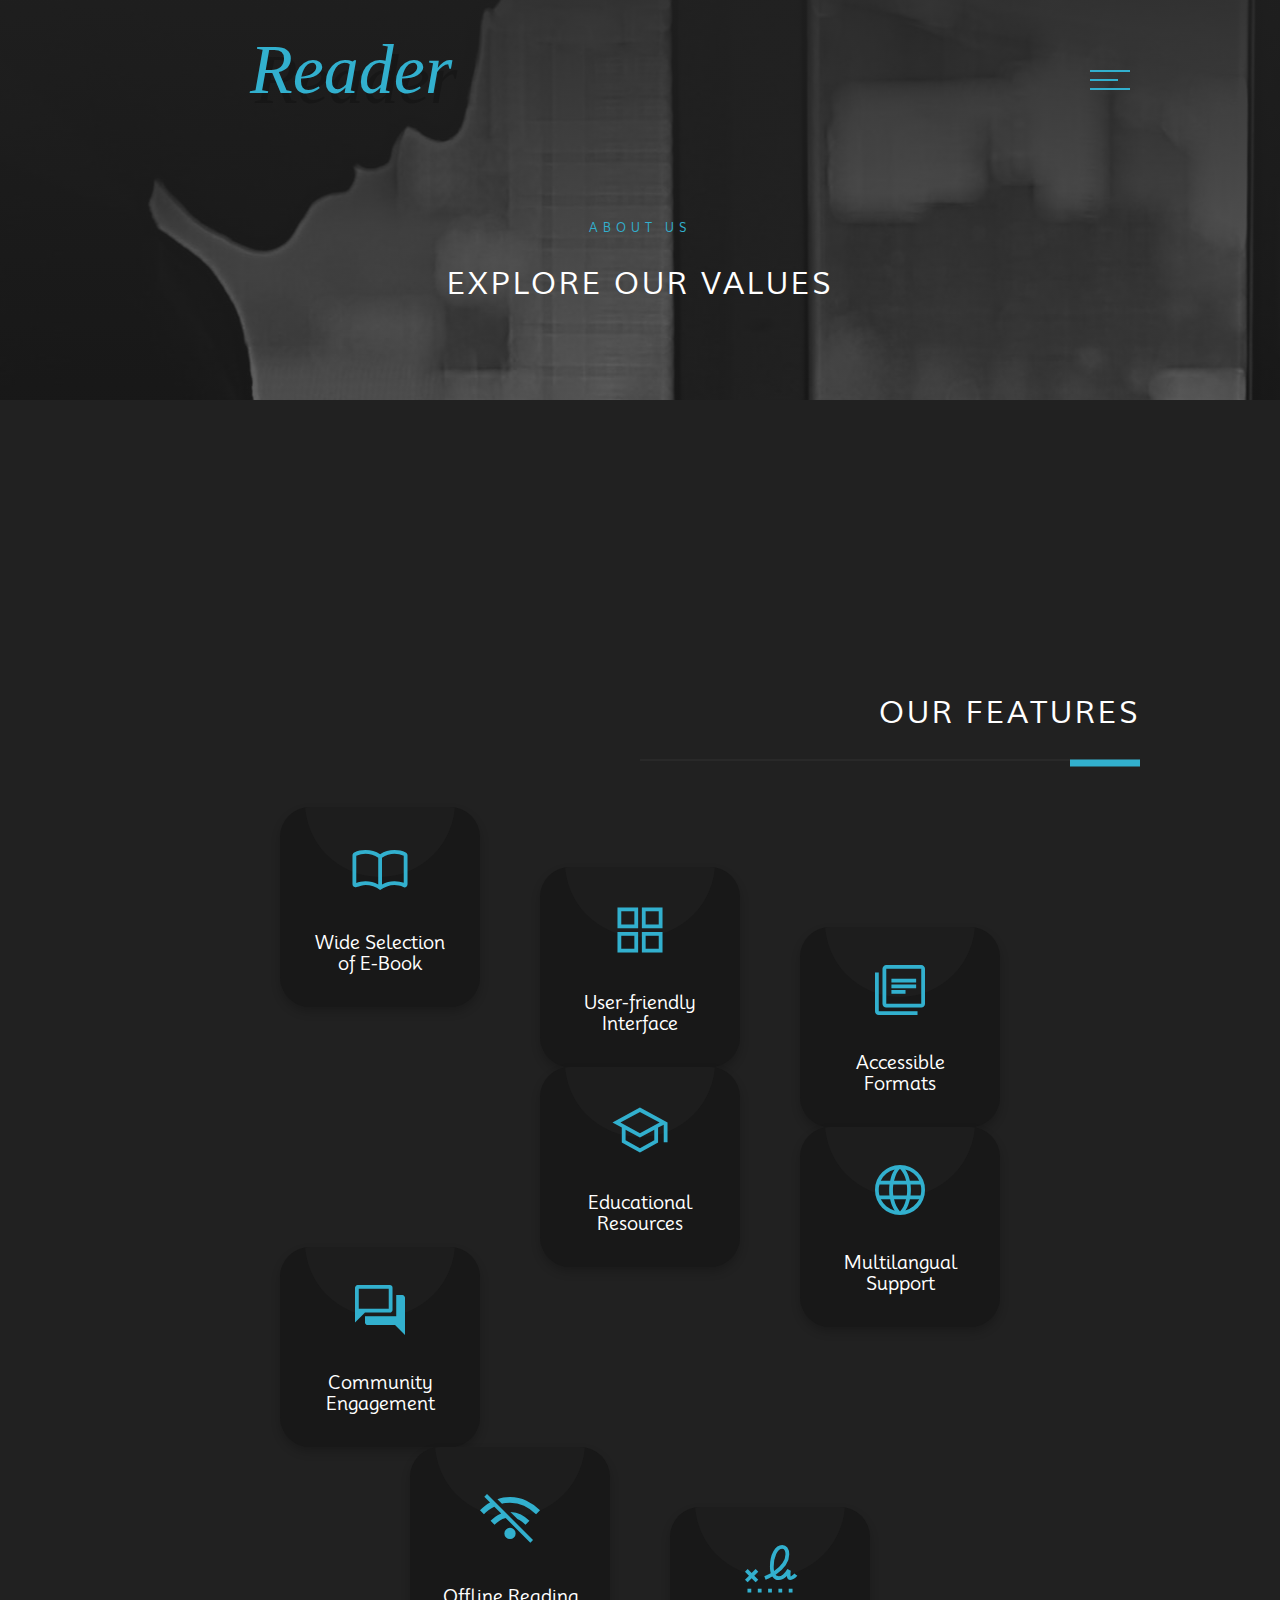
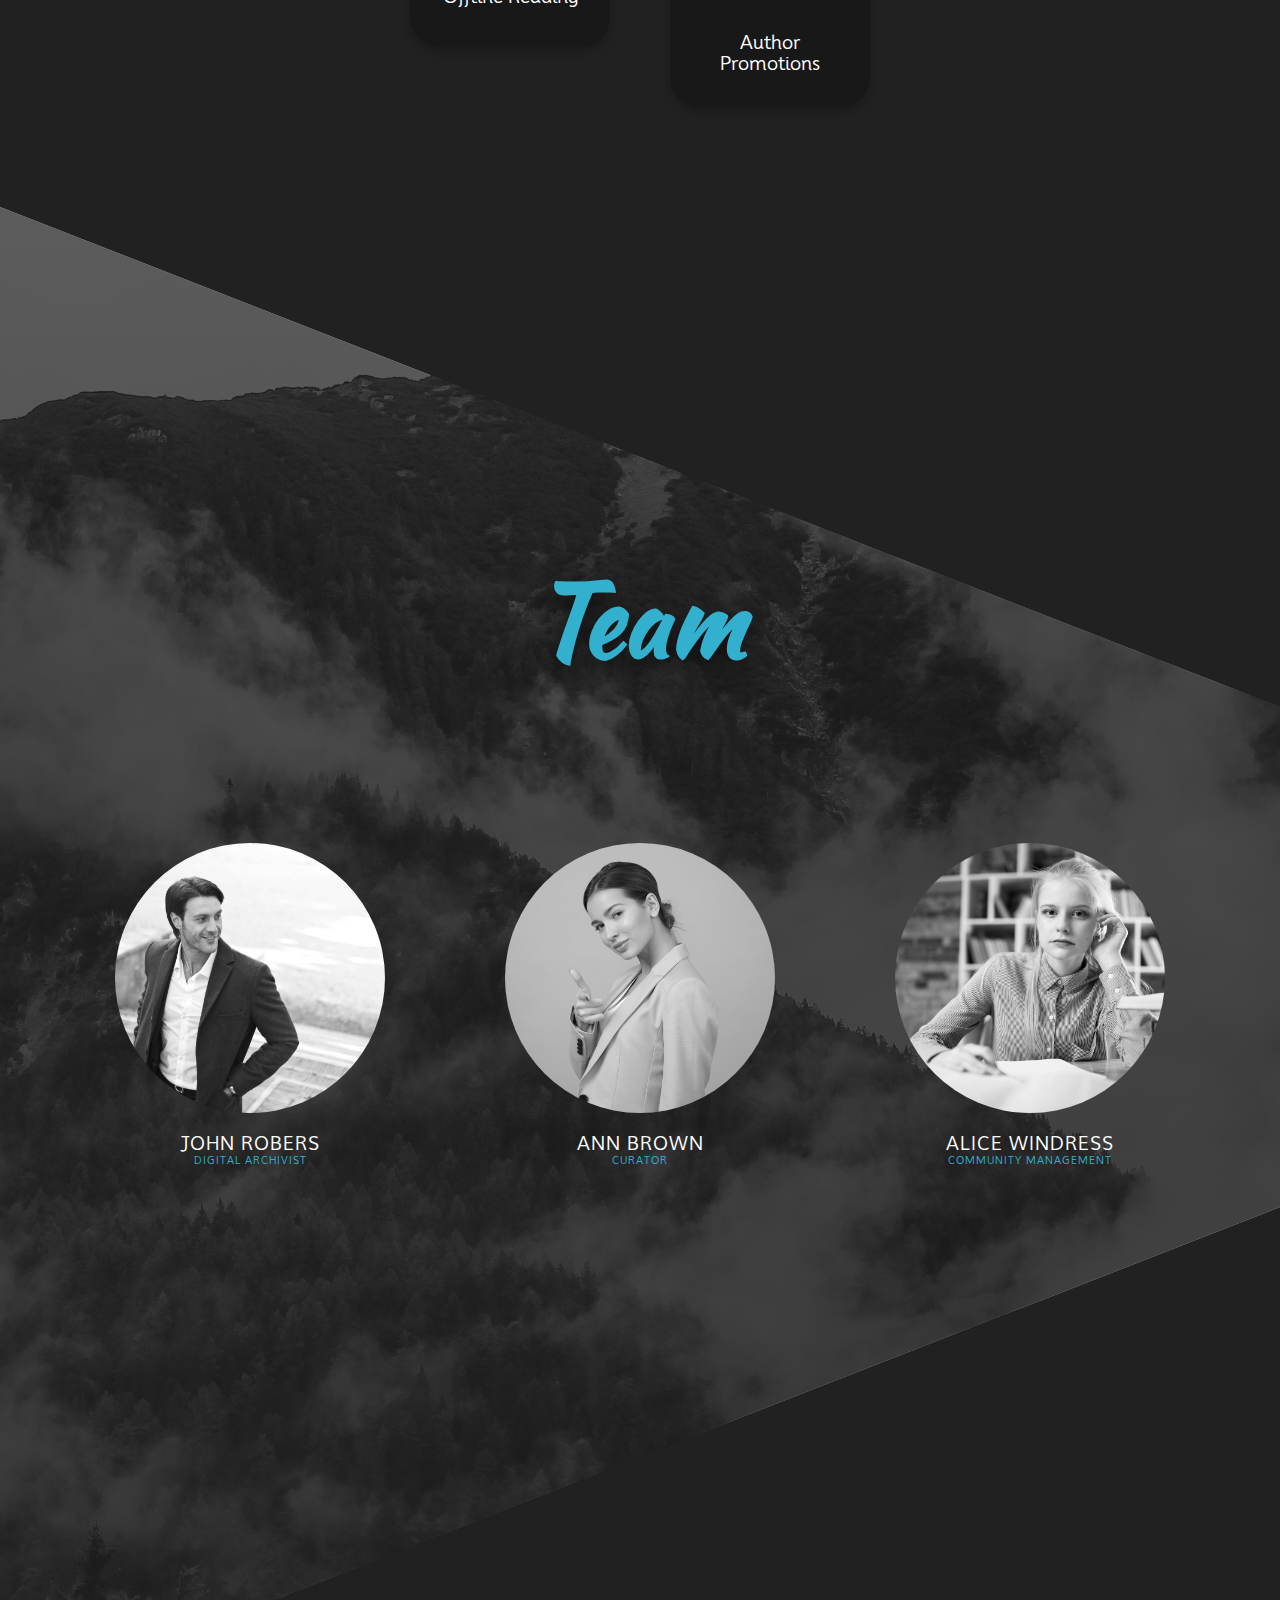
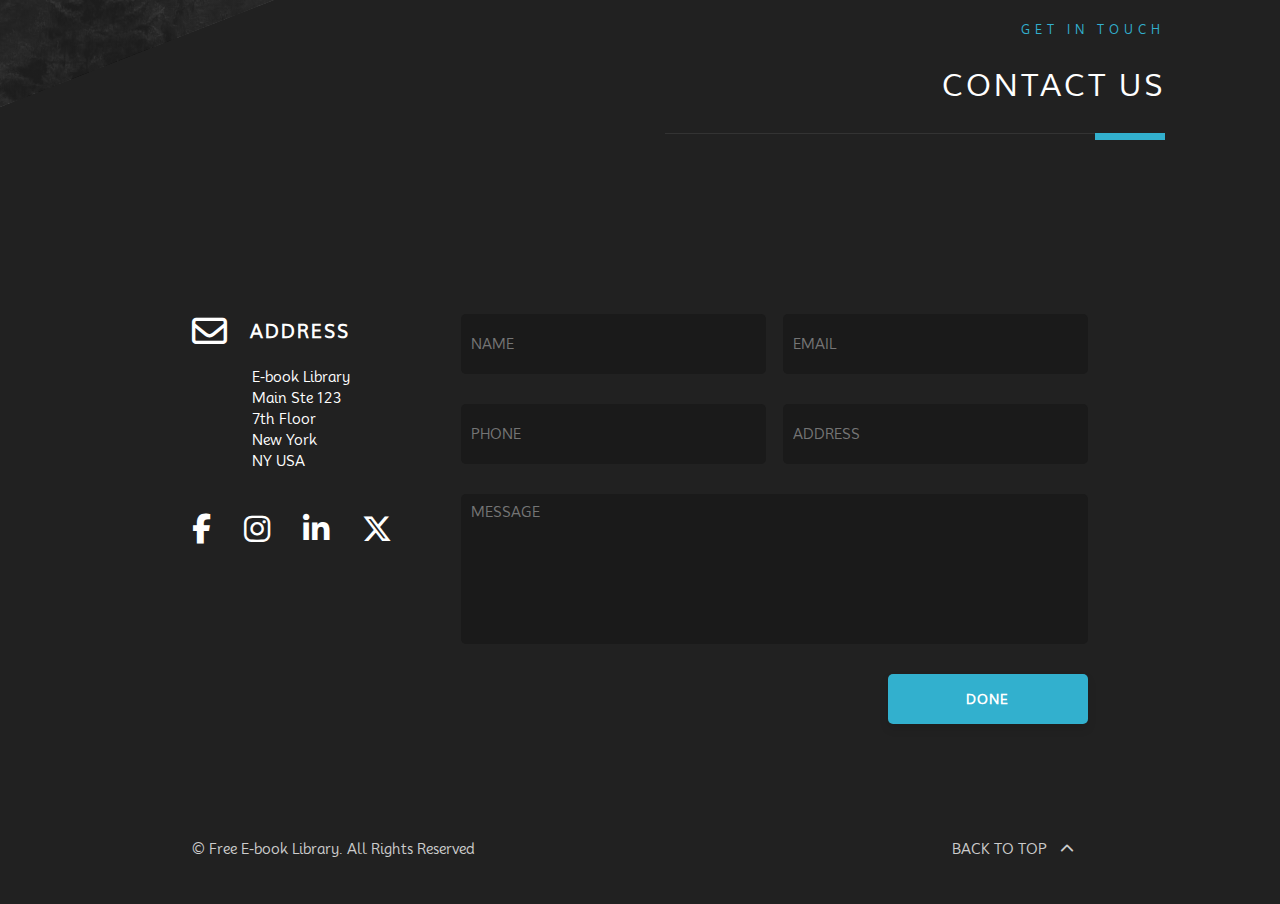
<file: html/about.html>
<!DOCTYPE html>
<html lang="en">
<head>
    <meta charset="UTF-8">
    <meta name="viewport" content="width=device-width, initial-scale=1.0">
    <link rel="stylesheet" href="../css/style.css">
    <link rel="stylesheet" href="../css/about.css">
    <title>About</title>
    <link rel="preconnect" href="https://fonts.googleapis.com">
    <link rel="preconnect" href="https://fonts.gstatic.com" crossorigin>
    <link href="https://fonts.googleapis.com/css2?family=Cinzel:wght@400..900&family=Kaushan+Script&family=Mooli&family=Permanent+Marker&display=swap" rel="stylesheet">
    <link rel="stylesheet" href="https://cdnjs.cloudflare.com/ajax/libs/font-awesome/6.7.1/css/all.min.css">
    <link href="https://fonts.googleapis.com/css2?family=Material+Symbols+Outlined:opsz,wght,FILL,GRAD@24,400,0,0" rel="stylesheet" />
</head>
<body>

<!--Container-->
<div class="container">
    <!--Navigation -->

    <div class="menu-icon">
        <div class="line line-1"></div>
        <div class="line line-2"></div>
        <div class="line line-3"></div>
    </div>
    <div class="navigation">
        <div class="nav-left">
            <img src='../images/nav-book.jpg' alt="book">
        </div>
        <div class="nav-right">
            <div class="nav-items">
                <a href="index.html">Home</a>
                <a href="about.html">
                    <span>01.</span>About
                </a>
                <a href="books.html">
                    <span>02.</span>Books
                </a>
                <a href="testimonial.html">
                    <span>03.</span>Testimonials
                </a>
                <a href="#contact">
                    <span>04.</span>Contact
                </a>
            </div>
        </div>
    </div>

    <!--End of Navigation -->

    <!--Header-->

    <header class="about-header page-header">
        <a href="./index.html" class="logo">
            <span>Reader</span>
        </a>

        <h4 class="section-heading-sm">About Us</h4>
        <h1 class="section-heading-lg">Explore Our Values</h1>
        
    </header>

    <!--End of Header-->

    <!--About-->

    <section class="about-section">
        <!--About Section Header-->
        <div class="about-section-header">
            <h1 class="section-heading-lg">our Features</h1>
            <div class="section-border"></div>
        </div>
        <!--End of About Section Header-->
        <!--About Page Features-->
        <div class="about-page-features">
            <div class="features">
                <span class="material-symbols-outlined">
                    import_contacts
                    </span>
                    <h3>Wide Selection of E-Book</h3>
            </div>
            <div class="features">
                <span class="material-symbols-outlined">
                    grid_view
                    </span>
                    <h3>User-friendly Interface</h3>
            </div>
            <div class="features">
                <span class="material-symbols-outlined">
                    library_books
                    </span>
                    <h3>Accessible Formats</h3>
            </div>
            <div class="features">
                <span class="material-symbols-outlined">
                    forum
                    </span>
                    <h3>Community Engagement</h3>
            </div>
            <div class="features">
                <span class="material-symbols-outlined">
                    school
                    </span>
                    <h3>Educational Resources</h3>
            </div>
            <div class="features">
                <span class="material-symbols-outlined">
                    language
                    </span>
                    <h3>Multilangual Support</h3>
            </div>
            <div class="features">
                <span class="material-symbols-outlined">
                    wifi_off
                    </span>
                    <h3>Offline Reading</h3>
            </div>
            <div class="features">
                <span class="material-symbols-outlined">
                    signature
                    </span>
                    <h3>Author Promotions</h3>
            </div>
        </div>
        <!--End of About Page Features-->
        <!--Team-->
        <div class="team">
            <h1>Team</h1>
            <div class="members">
                <div class="member">
                    <img src="../images/member1.jpg" alt="member">
                    <span class="member-name">John Robers</span>
                    <span class="member-position">Digital Archivist</span>
                </div>
                <div class="member">
                    <img src="../images/member2.jpg" alt="member">
                    <span class="member-name">Ann Brown</span>
                    <span class="member-position">Curator</span>

                </div>
                <div class="member">
                    <img src="../images/member3.jpg" alt="member">
                    <span class="member-name">Alice Windress</span>
                    <span class="member-position">Community Management</span>

                </div>
            </div>
        </div>
        <!--End of Team-->
    </section>

    <!--End of About-->




    <!--Footer-->
    <footer class="footer-about" id="contact">
        <div class="footer-header">
            <h4 class="section-heading-sm">Get in Touch</h4>
                <h1 class="section-heading-lg">Contact Us</h1>
                <div class="section-border"></div>
        </div>
        <div class="footer-content">
            <div class="footer-social">
                <div class="address">
                    <div>
                        <i class="fa-regular fa-envelope"></i>
                        <span>Address</span>
                    </div>
                    <p class="addres-par">
                        <span>E-book Library</span>
                        <span>Main Ste 123</span>
                        <span>7th Floor</span>
                        <span>New York</span>
                        <span>NY USA</span>
                    </p>
                </div>
                <div class="social-media">
                    <i class="fa-brands fa-facebook-f"></i>
                    <i class="fa-brands fa-instagram"></i>
                    <i class="fa-brands fa-linkedin-in"></i>
                    <i class="fa-brands fa-x-twitter"></i>
                </div>
            </div>
            <div class="footer-form">
                <form >
                    <div class="input-group">
                        <input type="text" placeholder="NAME">
                        <input type="email" placeholder="EMAIL">
                        <input type="text" placeholder="PHONE">
                        <input type="text" placeholder="ADDRESS">
                    </div>
                    <textarea placeholder="MESSAGE"></textarea>
                    <button type="button">DONE</button>
                </form>
            </div>
        </div>
        <div class="footer-bottom">
            <p>&copy; Free E-book Library. All Rights Reserved</p>
            <button type="button">
                <a href="#">Back to Top <i class="fa-solid fa-chevron-up"></i></a>
            </button>
        </div>
    </footer>
    <!--End of Footer-->

</div>
<!--End of Container-->
















    <script src="../js/script.js"></script>
</body>
</html>
</file>
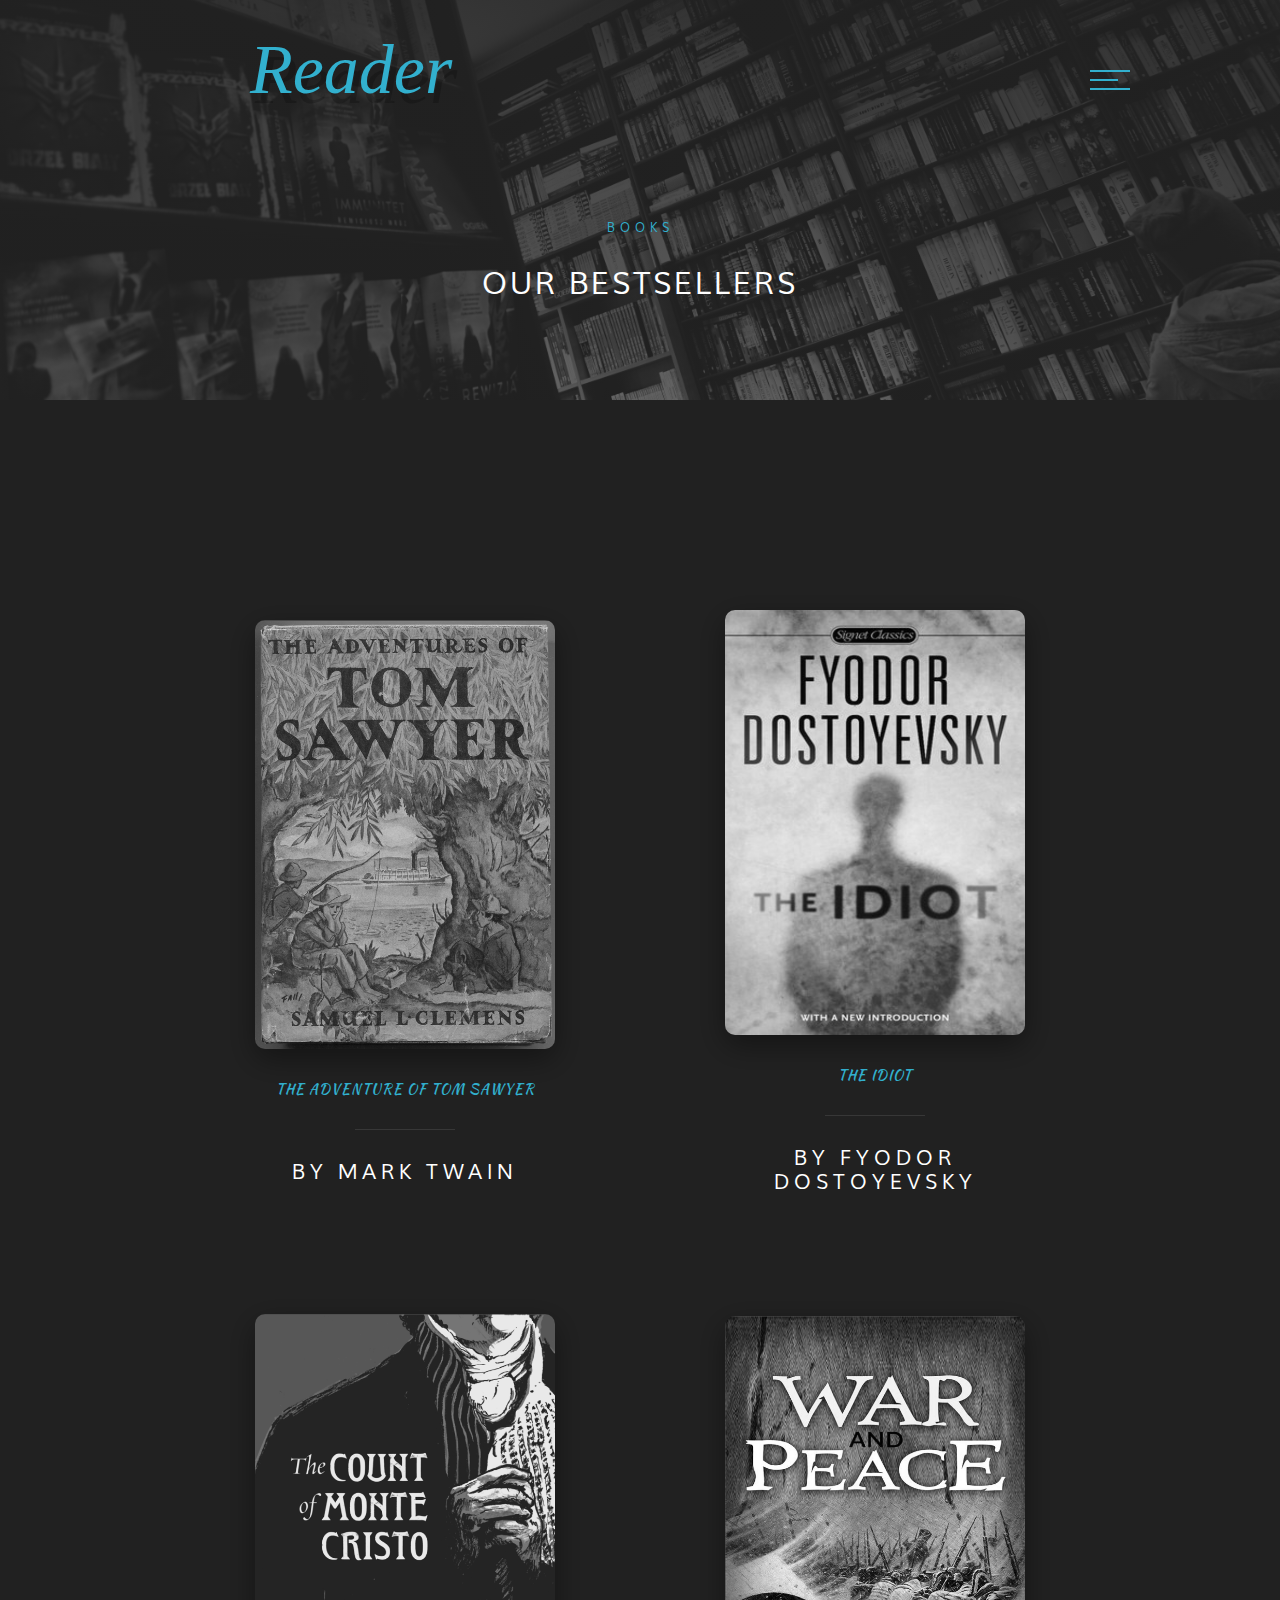
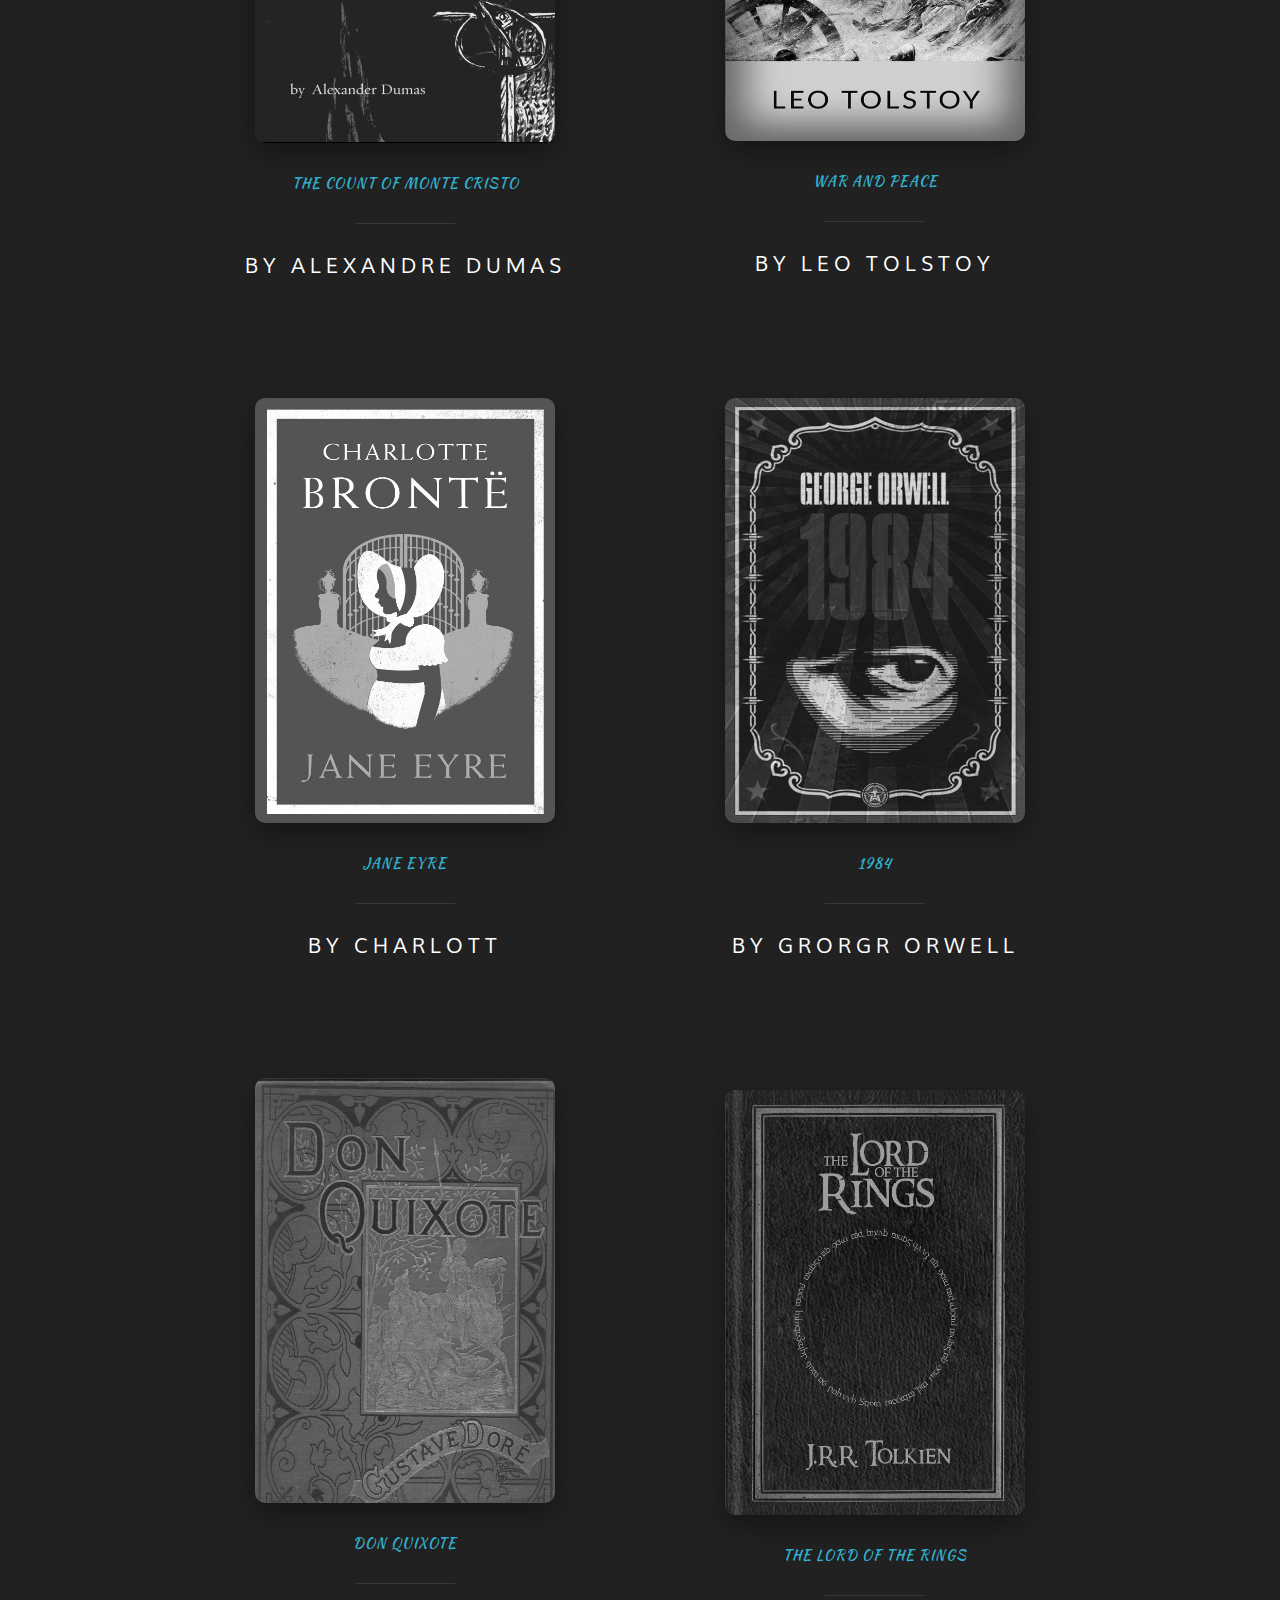
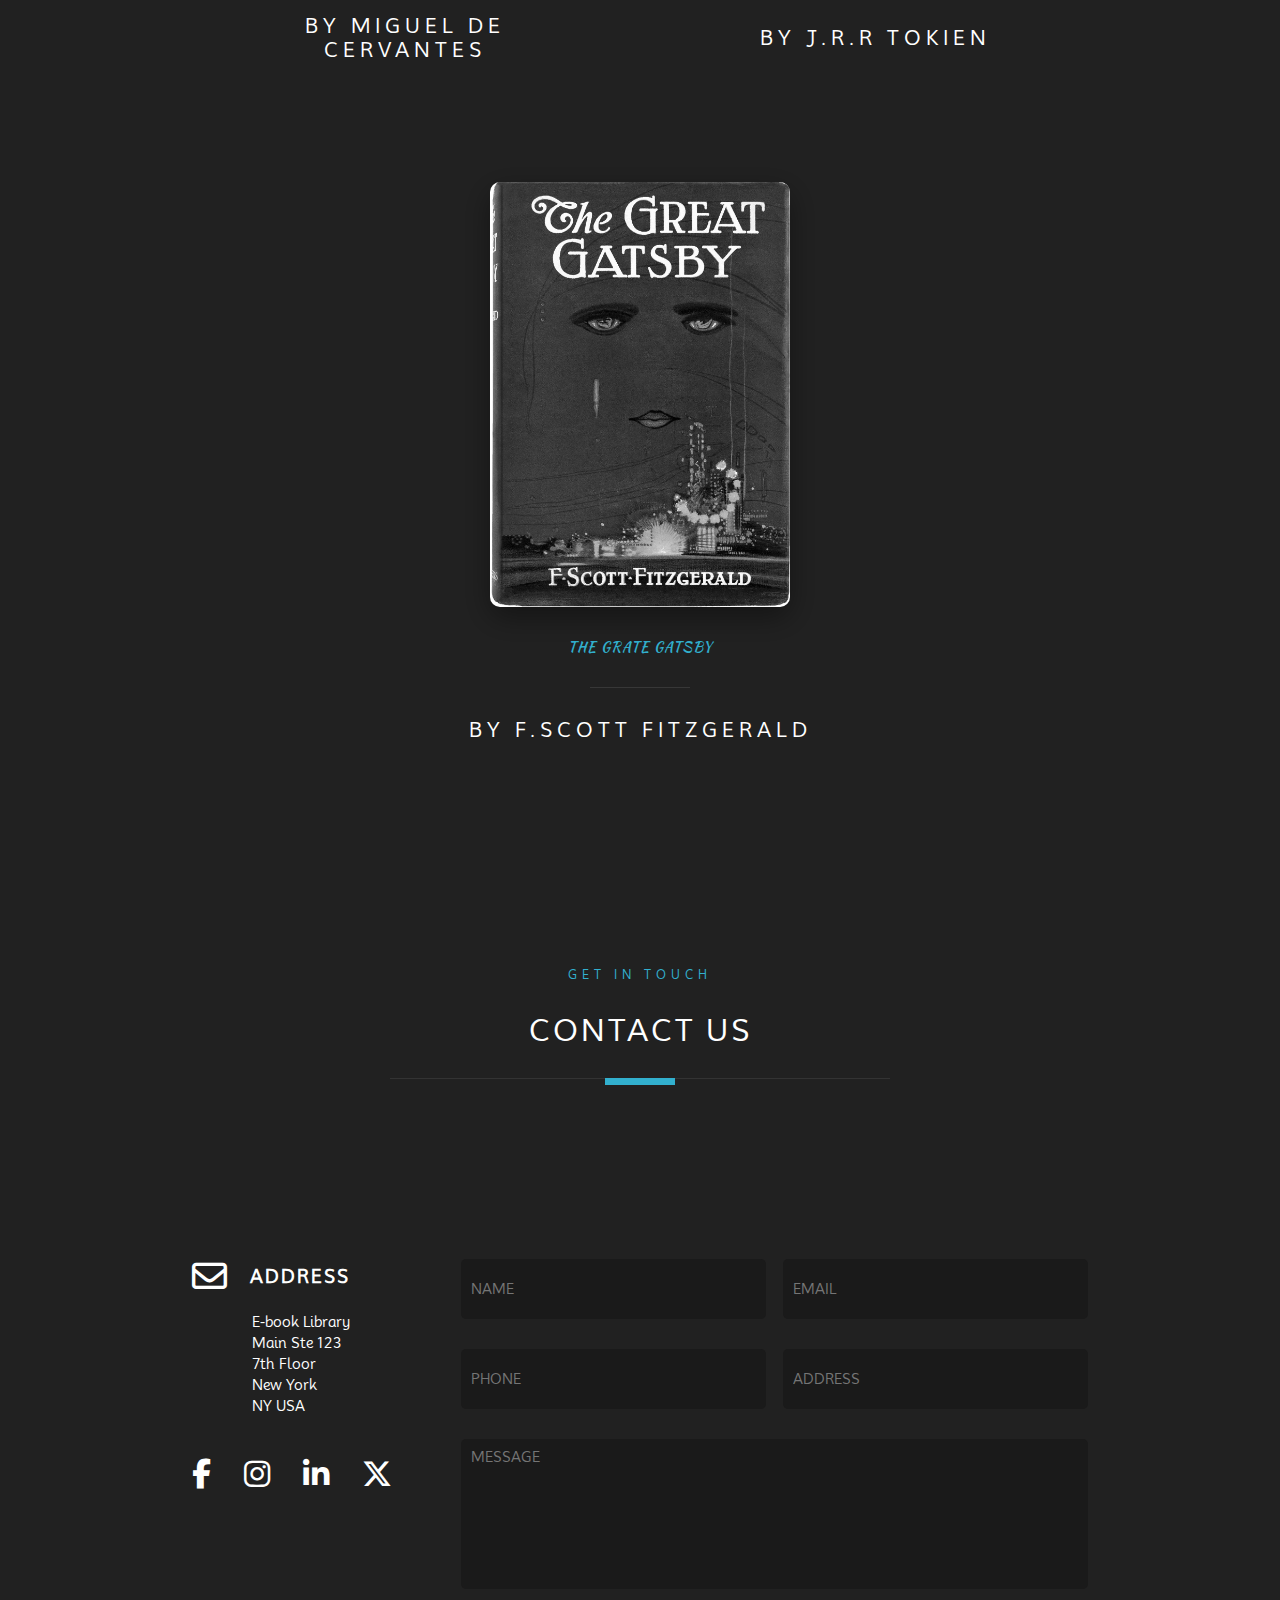
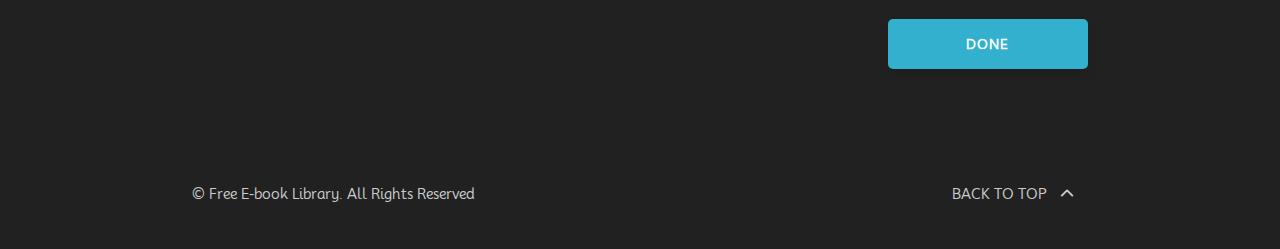
<file: html/books.html>
<!DOCTYPE html>
<html lang="en">
<head>
    <meta charset="UTF-8">
    <meta name="viewport" content="width=device-width, initial-scale=1.0">
    <link rel="stylesheet" href="../css/books.css">
    <link rel="stylesheet" href="../css/style.css">
    <title>Books</title>
    <link rel="preconnect" href="https://fonts.googleapis.com">
    <link rel="preconnect" href="https://fonts.gstatic.com" crossorigin>
    <link href="https://fonts.googleapis.com/css2?family=Cinzel:wght@400..900&family=Kaushan+Script&family=Mooli&family=Permanent+Marker&display=swap" rel="stylesheet">
    <link rel="stylesheet" href="https://cdnjs.cloudflare.com/ajax/libs/font-awesome/6.7.1/css/all.min.css">
    <link href="https://fonts.googleapis.com/css2?family=Material+Symbols+Outlined:opsz,wght,FILL,GRAD@24,400,0,0" rel="stylesheet" />
</head>
<body>

<!--Container-->
<div class="container">
    <!--Navigation -->

    <div class="menu-icon">
        <div class="line line-1"></div>
        <div class="line line-2"></div>
        <div class="line line-3"></div>
    </div>
    <div class="navigation">
        <div class="nav-left">
            <img src='../images/nav-book.jpg' alt="book">
        </div>
        <div class="nav-right">
            <div class="nav-items">
                <a href="index.html">Home</a>
                <a href="about.html">
                    <span>01.</span>About
                </a>
                <a href="books.html">
                    <span>02.</span>Books
                </a>
                <a href="testimonial.html">
                    <span>03.</span>Testimonials
                </a>
                <a href="#contact">
                    <span>04.</span>Contact
                </a>
            </div>
        </div>
    </div>

    <!--End of Navigation -->

    <!--Header-->

    <header class="books-header page-header">
        <a href="index.html" class="logo">
            <span>Reader</span>
        </a>

        <h4 class="section-heading-sm">Books</h4>
        <h1 class="section-heading-lg">Our Bestsellers</h1>
        
    </header>

    <!--End of Header-->

    <!--Books-->

    <section class="book-section">
        <div class="books-list">
            <div class="book">
                <img src="../images/book1.png" alt="book1">
                <span  class="book-name">The Adventure of Tom Sawyer</span>
                <span class="book-line"></span>
                <span class="book-author">By Mark Twain</span>
            </div>
            <div class="book">
                <img src="../images/book2.png" alt="book1">
                <span  class="book-name">The Idiot</span>
                <span class="book-line"></span>
                <span class="book-author">By Fyodor Dostoyevsky</span>
            </div>
            <div class="book">
                <img src="../images/book3.png" alt="book1">
                <span  class="book-name">The Count of Monte Cristo</span>
                <span class="book-line"></span>
                <span class="book-author">By Alexandre Dumas</span>
            </div>
            <div class="book">
                <img src="../images/book4.png" alt="book1">
                <span  class="book-name">War and Peace</span>
                <span class="book-line"></span>
                <span class="book-author">By Leo Tolstoy</span>
            </div>
            <div class="book">
                <img src="../images/book5.png" alt="book1">
                <span  class="book-name">Jane Eyre</span>
                <span class="book-line"></span>
                <span class="book-author">By Charlott</span>
            </div>
            <div class="book">
                <img src="../images/book6.png" alt="book1">
                <span  class="book-name">1984</span>
                <span class="book-line"></span>
                <span class="book-author">By Grorgr Orwell</span>
            </div>
            <div class="book">
                <img src="../images/book7.png" alt="book1">
                <span  class="book-name">Don Quixote</span>
                <span class="book-line"></span>
                <span class="book-author">By Miguel De Cervantes</span>
            </div>
            <div class="book">
                <img src="../images/book8.png" alt="book1">
                <span  class="book-name">The Lord of the Rings</span>
                <span class="book-line"></span>
                <span class="book-author">By J.R.R Tokien</span>
            </div>
            <div class="book">
                <img src="../images/book9.png" alt="book1">
                <span  class="book-name">The Grate Gatsby</span>
                <span class="book-line"></span>
                <span class="book-author">By F.Scott Fitzgerald</span>
            </div>
        </div>
    </section>

    <!--End of Books-->




    <!--Footer-->
    <footer class="footer-books" id="contact">
        <div class="footer-header">
            <h4 class="section-heading-sm">Get in Touch</h4>
                <h1 class="section-heading-lg">Contact Us</h1>
                <div class="section-border"></div>
        </div>
        <div class="footer-content">
            <div class="footer-social">
                <div class="address">
                    <div>
                        <i class="fa-regular fa-envelope"></i>
                        <span>Address</span>
                    </div>
                    <p class="addres-par">
                        <span>E-book Library</span>
                        <span>Main Ste 123</span>
                        <span>7th Floor</span>
                        <span>New York</span>
                        <span>NY USA</span>
                    </p>
                </div>
                <div class="social-media">
                    <i class="fa-brands fa-facebook-f"></i>
                    <i class="fa-brands fa-instagram"></i>
                    <i class="fa-brands fa-linkedin-in"></i>
                    <i class="fa-brands fa-x-twitter"></i>
                </div>
            </div>
            <div class="footer-form">
                <form >
                    <div class="input-group">
                        <input type="text" placeholder="NAME">
                        <input type="email" placeholder="EMAIL">
                        <input type="text" placeholder="PHONE">
                        <input type="text" placeholder="ADDRESS">
                    </div>
                    <textarea placeholder="MESSAGE"></textarea>
                    <button type="button">DONE</button>
                </form>
            </div>
        </div>
        <div class="footer-bottom">
            <p>&copy; Free E-book Library. All Rights Reserved</p>
            <button type="button">
                <a href="#">Back to Top <i class="fa-solid fa-chevron-up"></i></a>
            </button>
        </div>
    </footer>
    <!--End of Footer-->

</div>
<!--End of Container-->


    <script src="../js/script.js"></script>
</body>
</html>
</file>
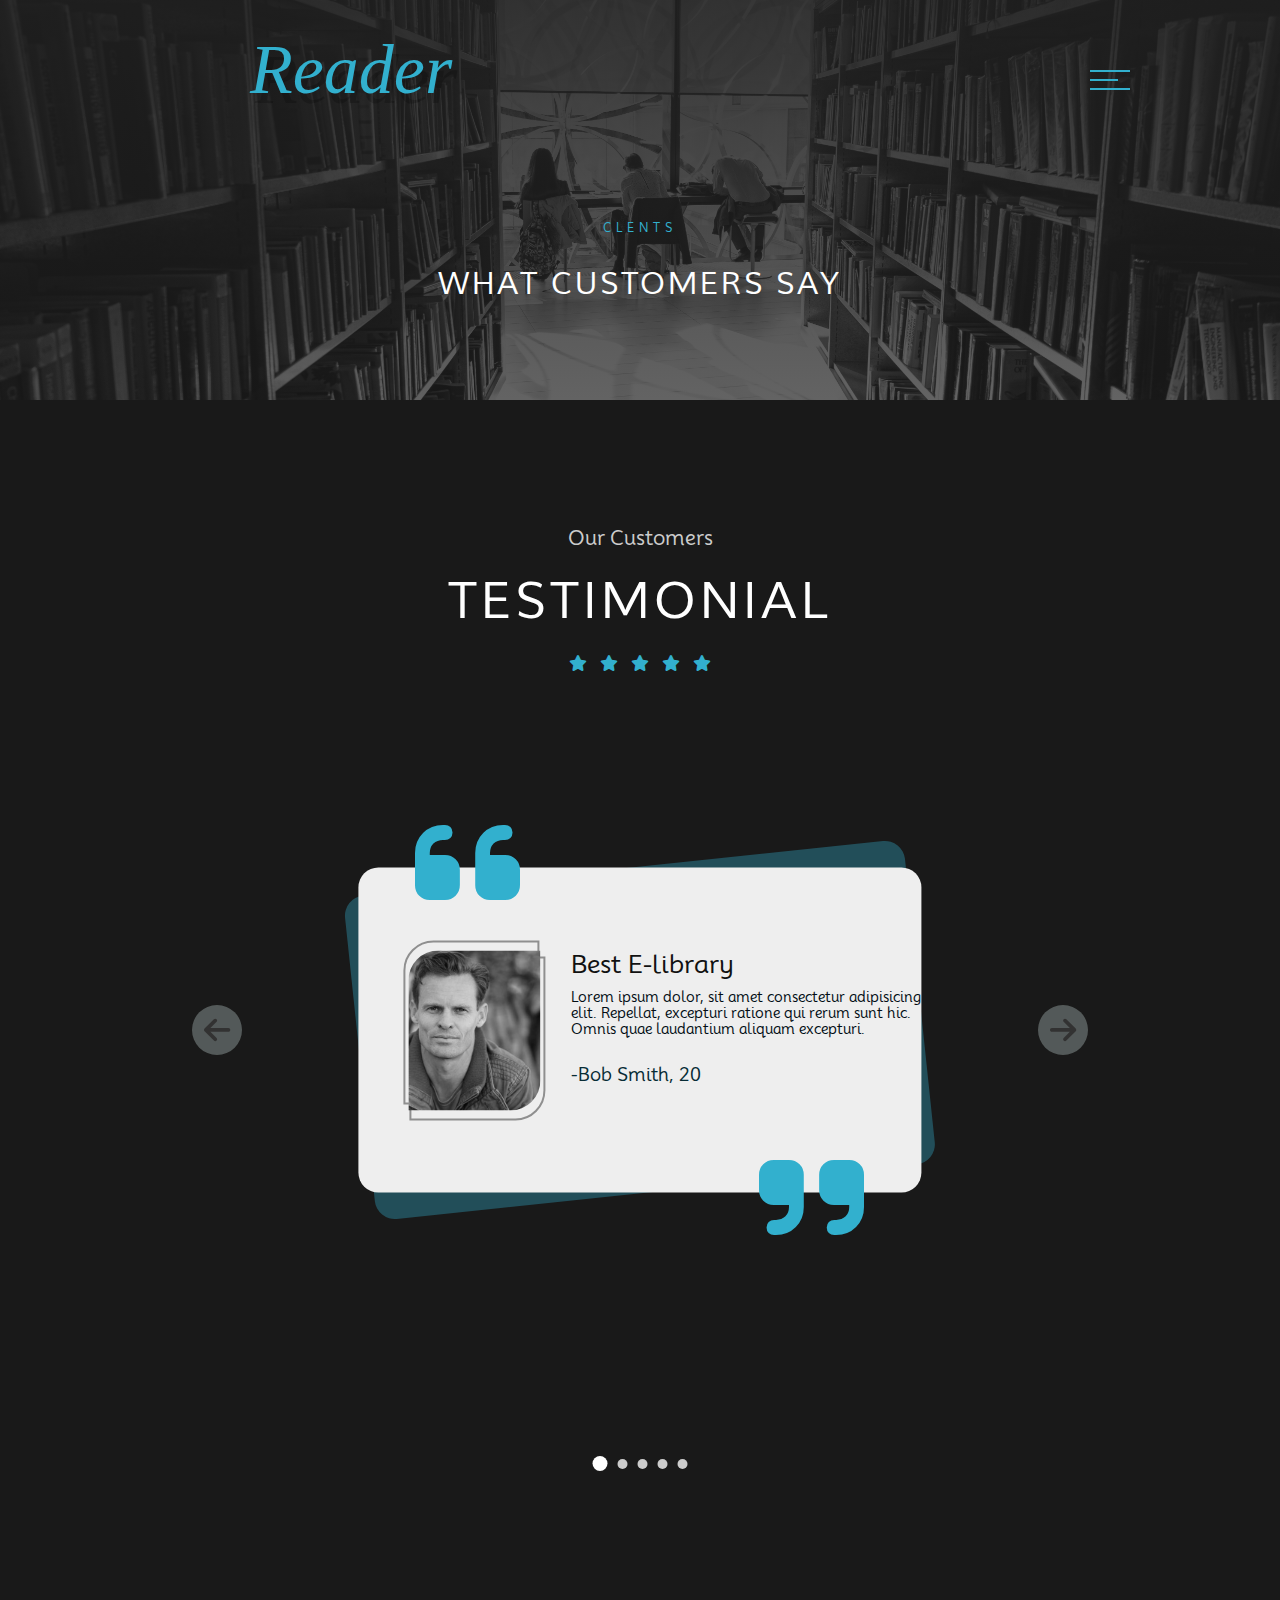
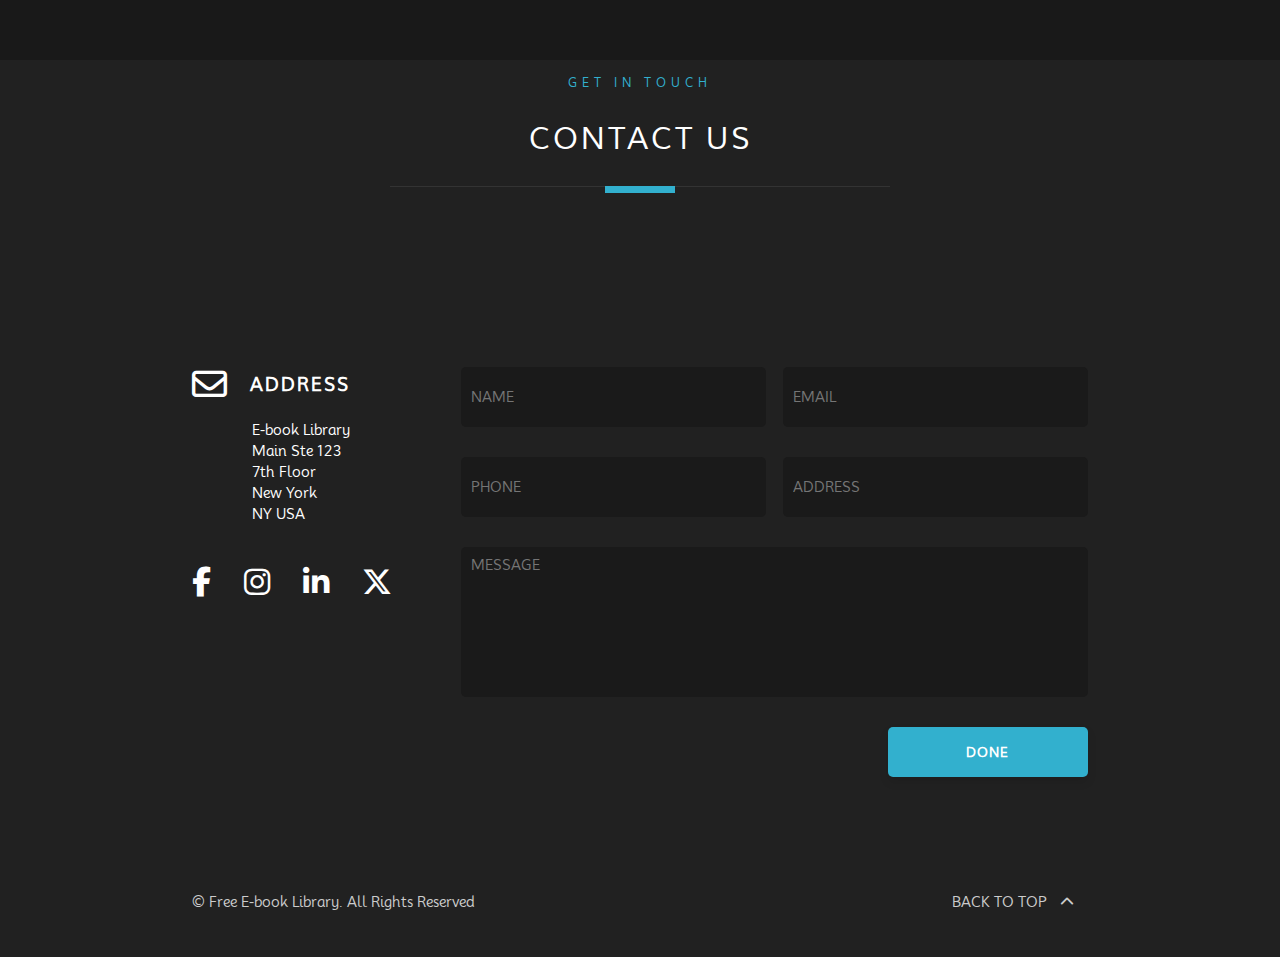
<file: html/testimonial.html>
<!DOCTYPE html>
<html lang="en">
<head>
    <meta charset="UTF-8">
    <meta name="viewport" content="width=device-width, initial-scale=1.0">
    <link rel="stylesheet" href="../css/testimonial.css">
    <link rel="stylesheet" href="../css/style.css">
    <title>Testimonials</title>
    <link rel="preconnect" href="https://fonts.googleapis.com">
    <link rel="preconnect" href="https://fonts.gstatic.com" crossorigin>
    <link href="https://fonts.googleapis.com/css2?family=Cinzel:wght@400..900&family=Kaushan+Script&family=Mooli&family=Permanent+Marker&display=swap" rel="stylesheet">
    <link rel="stylesheet" href="https://cdnjs.cloudflare.com/ajax/libs/font-awesome/6.7.1/css/all.min.css">
    <link href="https://fonts.googleapis.com/css2?family=Material+Symbols+Outlined:opsz,wght,FILL,GRAD@24,400,0,0" rel="stylesheet" />
</head>
<body>

<!--Container-->
<div class="container">
    <!--Navigation -->

    <div class="menu-icon">
        <div class="line line-1"></div>
        <div class="line line-2"></div>
        <div class="line line-3"></div>
    </div>
    <div class="navigation">
        <div class="nav-left">
            <img src='../images/nav-book.jpg' alt="book">
        </div>
        <div class="nav-right">
            <div class="nav-items">
                <a href="index.html">Home</a>
                <a href="about.html">
                    <span>01.</span>About
                </a>
                <a href="books.html">
                    <span>02.</span>Books
                </a>
                <a href="testimonial.html">
                    <span>03.</span>Testimonials
                </a>
                <a href="#contact">
                    <span>04.</span>Contact
                </a>
            </div>
        </div>
    </div>

    <!--End of Navigation -->

    <!--Header-->

    <header class="testimonial-header page-header">
        <a href="index.html" class="logo">
            <span>Reader</span>
        </a>

        <h4 class="section-heading-sm">Clents</h4>
        <h1 class="section-heading-lg">What Customers Say</h1>
        
    </header>

    <!--End of Header-->

    <!--Testimonial-->

    <section class="testimonial-section">
        <div class="testimonial-top">
            <h3>Our Customers</h3>
            <h1>Testimonial</h1>
            <div class="stars">
                <i class="fa-solid fa-star"></i>
                <i class="fa-solid fa-star"></i>
                <i class="fa-solid fa-star"></i>
                <i class="fa-solid fa-star"></i>
                <i class="fa-solid fa-star"></i>
            </div>
        </div>
        <div class="testimonail-wrapper">
            <div class="slider">
                <div class="slide">
                    <div class="slide-bg"></div>
                    <div class="slide-content">
                        <i class="fa-solid fa-quote-left"></i>
                        <i class="fa-solid fa-quote-right"></i>
                        <div class="slide-img">
                            <img src="../images/client1.jpg" alt="Clents">
                        </div>
                        <div class="slide-text">
                            <h3>Best E-library</h3>
                            <p>Lorem ipsum dolor, sit amet consectetur adipisicing elit. Repellat, excepturi ratione qui rerum sunt hic. Omnis quae laudantium aliquam excepturi.</p>
                            <p class="clent">-Bob Smith, 20</p>
                        </div>
                    </div>
                </div>
                <div class="slide">
                    <div class="slide-bg"></div>
                    <div class="slide-content">
                        <i class="fa-solid fa-quote-left"></i>
                        <i class="fa-solid fa-quote-right"></i>
                        <div class="slide-img">
                            <img src="../images/client2.jpg" alt="Clents">
                        </div>
                        <div class="slide-text">
                            <h3>Best E-library</h3>
                            <p>Lorem ipsum dolor, sit amet consectetur adipisicing elit. Repellat, excepturi ratione qui rerum sunt hic. Omnis quae laudantium aliquam excepturi.</p>
                            <p class="clent">-Bob Smith, 20</p>
                        </div>
                    </div>
                </div>
                <div class="slide">
                    <div class="slide-bg"></div>
                    <div class="slide-content">
                        <i class="fa-solid fa-quote-left"></i>
                        <i class="fa-solid fa-quote-right"></i>
                        <div class="slide-img">
                            <img src="../images/client3.jpg" alt="Clents">
                        </div>
                        <div class="slide-text">
                            <h3>Best E-library</h3>
                            <p>Lorem ipsum dolor, sit amet consectetur adipisicing elit. Repellat, excepturi ratione qui rerum sunt hic. Omnis quae laudantium aliquam excepturi.</p>
                            <p class="clent">-Bob Smith, 20</p>
                        </div>
                    </div>
                </div>
                <div class="slide">
                    <div class="slide-bg"></div>
                    <div class="slide-content">
                        <i class="fa-solid fa-quote-left"></i>
                        <i class="fa-solid fa-quote-right"></i>
                        <div class="slide-img">
                            <img src="../images/client4.jpg" alt="Clents">
                        </div>
                        <div class="slide-text">
                            <h3>Best E-library</h3>
                            <p>Lorem ipsum dolor, sit amet consectetur adipisicing elit. Repellat, excepturi ratione qui rerum sunt hic. Omnis quae laudantium aliquam excepturi.</p>
                            <p class="clent">-Bob Smith, 20</p>
                        </div>
                    </div>
                </div>
                <div class="slide">
                    <div class="slide-bg"></div>
                    <div class="slide-content">
                        <i class="fa-solid fa-quote-left"></i>
                        <i class="fa-solid fa-quote-right"></i>
                        <div class="slide-img">
                            <img src="../images/client5.jpg" alt="Clents">
                        </div>
                        <div class="slide-text">
                            <h3>Best E-library</h3>
                            <p>Lorem ipsum dolor, sit amet consectetur adipisicing elit. Repellat, excepturi ratione qui rerum sunt hic. Omnis quae laudantium aliquam excepturi.</p>
                            <p class="clent">-Ann Brown, 24</p>
                        </div>
                    </div>
                </div>
            </div>
        </div>
        <div class="controls">
            <i class="fa-solid fa-arrow-left"></i>
            <i class="fa-solid fa-arrow-right"></i>
            <div class="dots">
                <span class="active"></span>
                <span></span>
                <span></span>
                <span></span>
                <span></span>
            </div>
        </div>
    </section>

    <!--End of Testimonial-->




    <!--Footer-->
    <footer class="footer-testimonial" id="contact">
        <div class="footer-header">
            <h4 class="section-heading-sm">Get in Touch</h4>
                <h1 class="section-heading-lg">Contact Us</h1>
                <div class="section-border"></div>
        </div>
        <div class="footer-content">
            <div class="footer-social">
                <div class="address">
                    <div>
                        <i class="fa-regular fa-envelope"></i>
                        <span>Address</span>
                    </div>
                    <p class="addres-par">
                        <span>E-book Library</span>
                        <span>Main Ste 123</span>
                        <span>7th Floor</span>
                        <span>New York</span>
                        <span>NY USA</span>
                    </p>
                </div>
                <div class="social-media">
                    <i class="fa-brands fa-facebook-f"></i>
                    <i class="fa-brands fa-instagram"></i>
                    <i class="fa-brands fa-linkedin-in"></i>
                    <i class="fa-brands fa-x-twitter"></i>
                </div>
            </div>
            <div class="footer-form">
                <form >
                    <div class="input-group">
                        <input type="text" placeholder="NAME">
                        <input type="email" placeholder="EMAIL">
                        <input type="text" placeholder="PHONE">
                        <input type="text" placeholder="ADDRESS">
                    </div>
                    <textarea placeholder="MESSAGE"></textarea>
                    <button type="button">DONE</button>
                </form>
            </div>
        </div>
        <div class="footer-bottom">
            <p>&copy; Free E-book Library. All Rights Reserved</p>
            <button type="button">
                <a href="#">Back to Top <i class="fa-solid fa-chevron-up"></i></a>
            </button>
        </div>
    </footer>
    <!--End of Footer-->

</div>
<!--End of Container-->


    <script src="../js/script.js"></script>
</body>
</html>
</file>
<file: css/style.css>
/*Default styles*/
*{
    margin: 0;
    padding: 0;
    text-decoration: none;
    box-sizing: border-box;
    outline: none;
    font-family: 'Mooli',cursive;
}
html{
    font-size: 62.5%;
    scroll-behavior: smooth;
}
/*End of Default Styles*/

/* Custom Scroll*/
body::-webkit-scrollbar{
    width: 1.2rem;
}
body::-webkit-scrollbar-track{
    background: #212121;
}
body::-webkit-scrollbar-thumb{
    background-color: #32b0ce;
    border-radius: 5rem;

}
/*End of Custom Scroll*/

/*Container*/
.container{
    width: 100%;
    height: 100%;
    background: #212121;
}

/*Navigation*/

.menu-icon{
    width: 4rem;
    height: 2rem;
    position: fixed;
    top: 7rem;
    right: 15rem;
    display: flex;
    flex-direction: column;
    justify-content: space-between;
    cursor: pointer;
    z-index: 1000;
}
.line{
    height: 0.2rem;
    background: #32b0ce;
    transition: all .3s;
}
.line-1,.line-3{
    width: 100%;
}
.line-2{
    width: 70%;
}

.menu-icon:hover .line-1,
.menu-icon:hover .line-3{
    width: 70%;
}
.menu-icon:hover .line-2{
    margin-left: 30%;
}

.navigate .line-1{
    width: 50%;
    transform: translate(103%,0.5rem) rotateZ(25deg);
}
.navigate .line-3{
    width: 50%;
    transform: translate(103%,-0.5rem) rotateZ(-25deg);
}
.navigate .line-2{
    width: 100%;
}
.navigate .menu-icon:hover .line-1,
.navigate .menu-icon:hover .line-3{
    width: 50%;

}
.navigate .menu-icon:hover .line-2{
    margin-left: 0;
}

.navigation{
   width: 100%;
   height: 100vh;
   background: #191919;
   position: fixed;
   top: 0;
   left: 0;
   z-index: 100;
   display: flex;
   opacity: 0;
   visibility: hidden;
   transition: all 0.2s;
}
.navigate .navigation{
    opacity: 1;
    visibility: visible;
}
.nav-left{
    width: 50%;
    height: 100%;
    cursor: pointer;
    opacity: 0;
    visibility: hidden;
    transition: all 1s;

        img{
        width: 100%;
        height: 100%;
        object-fit: cover;
        filter: grayscale(100%);
       opacity: 0.5;
       transition: all 1s;
    }
}
.nav-left:hover img{
    filter: grayscale(0);
    opacity: 1;
}
.navigate .nav-left{
    opacity: 1;
    visibility: visible;
    transition: all 1s 0.7s;
}

.nav-right{
    width: 100%;
    height: 100%;
    display: flex;
    justify-content:center;
    align-items: center;
    background: #171717;
    transform: translateX(-200%);
}
.navigate .nav-right{
    transform: translateX(0);
    width: 50%;
    transition: all 1s;
}
.nav-items{
    display: flex;
    flex-direction: column;
    a{
        font-size: 1.8rem;
        margin: 2rem 0;
        text-transform: uppercase;
        color: #fff;
        opacity: 0;
        visibility: hidden;
        span{
            font-family:"Cinzel",sans-serif;
            font-size: 3rem;
            font-weight: 900;
            margin-right: 1rem;
            letter-spacing: 0.2rem;
            position: relative;
        }
    }
}

.navigate .nav-items a{
    opacity: 1;
    visibility: visible;
}
.navigate .nav-items a:nth-child(1){
    transition: opacity 0.5s 1s, color 0.3s;
}
.navigate .nav-items a:nth-child(2){
    transition: opacity 0.5s 1.2s, color 0.3s;
}
.navigate .nav-items a:nth-child(3){
    transition: opacity 0.5s 1.4s, color 0.3s;
}
.navigate .nav-items a:nth-child(4){
    transition: opacity 0.5s 1.6s, color 0.3s;
}
.navigate .nav-items a:nth-child(5){
    transition: opacity 0.5s 1.8s, color 0.3s;
}
.nav-items a:first-child{
    padding-left: 6rem;
    position: relative;
}
.nav-items a:first-child::before{
    content: "";
    width: 4.8rem;
    height: 0.2rem;
    background: #fff;
    position: absolute;
    top: 50%;
    transform: translateY(-50%);
    left: 0;
    transition: all 0.3s;
}
.nav-items a:first-child:hover::before{
    background: #32b0ce;
}

.nav-items a span::before{
    background: #32b0ce;
    content: "";
    width: 0;
    height: 0.5rem;
    position: absolute;
    bottom: 0;
    left: 0;
    transition: width 0.3s;
}

.nav-items a:hover span::before{
    width: 100%;
}
.nav-items a:hover{
    color: #32b0ce;
}

/*End of Navigation*/


/*Page Header */
.page-header{
    width: 100%;
    height: 40rem;
    display: flex;
    justify-content: center;
    align-items: center;
    flex-direction: column;
    background-size: cover;
}
.page-header .section-heading-sm{
    margin-top: 15rem;
}
/*End of Page Header */

/*Header*/
header{
    width: 100%;
    height: 100vh;
    position: relative;
}


.logo{
    position: absolute;
    top: 3rem;
    left: 25rem;
    span{
        font-family: "Permanent Marker",cursive;
        font-size: 7rem;
        font-style: italic;
        color: #32b0ce;
        text-shadow: 0.5rem 1rem rgba(0,0,0,0.2);
    }
}
.banner{
    position: absolute;
    right: 20rem;
    bottom: 20rem;
    /* bottom: 30rem; */
    text-align: center;
    h3{
        font-family: "Kaushan Script",cursive;
        font-size: 7rem;
        font-weight: 300;
        color: #fff;
        transform: translate(3rem,11rem);
    }
    h1{
        font-size: 15rem;
        letter-spacing: 1rem;
        background-image: url('./../images//text-bg-1.jpg');
        background-size: cover;
        background-clip: text;
        -webkit-background-clip: text;
        color: transparent;
        text-shadow:0 0.5rem 1rem rgba(0,0,0,0.2);
        span{
            font-size: 25rem;
        }
    }
    h4{
        text-transform: uppercase;
        font-size: 1.8rem;
        font-weight: 300;
        letter-spacing: 0.7rem;
        color: #32b0ce;
    }
}

/*End Header*/

/*About*/

.about{
    width: 100%;
    background-color: #202020;
    padding: 10rem 0 15rem 0;
    display: flex;
    justify-content: center;
    align-items: center;
}
.about-content{
    width: 100%;
    height: 100%;
    display: flex;
}
.about-content-left{
    width: 50%;
    text-align: right;
    padding-right: 6rem;
}
.section-num span{
    font-family: "Cinzel",sans-serif;
    font-size: 25rem;
    font-weight: 900;
    background-image: url('../images/text-bg-2.jpg');
    background-size: cover;
    background-clip: text;
    -webkit-background-clip: text;
    color: transparent;
    text-shadow:0 0.5rem 1rem rgba(0,0,0,0.2);
}
.main-btn{
    width: 28rem;
    height: 6rem;
    background-color: #32b0ce;
    border: none;
    border-radius: 3rem;
    cursor: pointer;
    position: relative;
    overflow: hidden;
}
.main-btn:active{
    transform: translateY(0.2rem);
}
.main-btn::before{
    content: "";
    width: 100%;
    height: 100%;
    background: linear-gradient(to right,transparent,#fff,transparent);
    position: absolute;
    top: 0;
    left: -100%;
    transform: skewX(-30deg);
    transition: left 0.3s;
    
}
.main-btn:hover::before{
    left: 100%;
}
.main-btn a{
    width: 100%;
    height: 100%;
    font-size: 1.4rem;
    font-weight: bold;
    text-transform: uppercase;
    letter-spacing: 0.3rem;
    color: #fff;
    
    display: flex;
    justify-content: center;
    align-items: center;
}

.about-content-right{
    width: 50%;
    padding: 8rem 0 0 6rem;
}
.section-heading-sm{
    font-size: 1.2rem;
    font-weight: 300;
    text-transform: uppercase;
    letter-spacing: 0.5rem;
    color: #32b0ce;
}
.section-heading-lg{
    font-size: 3rem;
    font-weight: 300;
    text-transform: uppercase;
    letter-spacing: .3rem;
    color: #fff;
    margin: 3rem 0;
}
.section-border{
    width: 50rem;
    height: 0.1rem;
    background-color: #333;
    margin-bottom: 3rem;
    position: relative;
}
.section-border::after{
    content: "";
    position: absolute;
    width: 7rem;
    height: 0.7rem;
    background-color: #32b0ce;
    top: 0;
    left: 0;
}

.about p{
    width: 50rem;
    font-size: 1.4rem;
    line-height: 3.5rem;
    margin-bottom: 4rem;
    color: #fff;
}

/*End of About*/

/*Books */

.books{
    width: 100%;
    display: flex;
    justify-content: center;
    align-items: center;
    padding: 10px 0 15rem 0;
}

.books-content{
    text-align: center;
}

.book-top{
    display: flex;
    justify-content: center;
    align-items: center;
    margin-bottom: 10rem;
}

.book-header{
    text-align: right;
    margin-right: 10rem;
}
.book-header .section-border::after{
    right: 0;
    left: auto;
}
.book-top .section-num span{
    background-image: url('../images/text-bg-3.jpg');
    background-position: 50% 75%;
}
.books-list{
    display: flex;
}
.book{
    width: 35rem;
    display: flex;
    flex-direction: column;
    align-items: center;
    margin: 6rem;
    text-align: center;

}



.book img{
    width: 30rem;
    height: auto;
    filter: grayscale(100%);
    border-radius: 1rem;
    box-shadow: 0 1rem 3rem rgba(0,0,0,0.4);
    cursor: pointer;
    transition: filter 1s;
}
.book img:hover {
    filter: grayscale(0%);
}

.book-name{
    font-family: "Kaushan Script",cursive;
    font-size: 1.4rem;
    text-transform: uppercase;
    color: #32b0ce;
    margin: 3rem 0;
    letter-spacing: 0.1rem;
}
.book-line{
    width: 10rem;
    height: 0.1rem;
    background-color: rgba(255,255,255,0.1);
    margin-bottom: 3rem;
}
.book-author{
    font-size: 2rem;
    text-transform: uppercase;
    color: #fff;
    letter-spacing: 0.5rem;
    
}
.books-content .main-btn{
    margin-top: 10rem;

}

/*End of Books*/

/*Testimonials*/

.testimonials{
    height: 210vh;
    width: 100%;
    background-color: #202020;
    display: flex;
    flex-direction: column;
    align-items: center;
    padding: 10rem 0 15rem 0;
    position: relative;
}
.testimonial-top{
    display: flex;
    align-items: center;
    justify-content: center;
    margin-bottom: 5rem;
    .section-num {
        margin-right: 10rem;
        span{
            background-image: url('../images/text-bg-4.jpg');
        }
    }
}
.feedback{
  
    display: flex;
    flex-direction: column;
    align-items: center;
    position: relative;
}
.feedback-top{
    display: flex;
    align-items: center;
    padding-left: 7rem;
    margin-bottom: 5rem;
    img{
        width: 30rem;
        height: 30rem;
        object-fit: cover;
        border-radius: 2rem;
        border: 0.8rem solid #202020;
        margin-right: 3rem;
        cursor: pointer;
        filter: grayscale(100%);
        transition: filter 1s;
        z-index: 1;
    }
    img:hover{
        filter: grayscale(0);
    }
}
.feedback-heading{
    display: flex;
    width: 50%;
    text-align: center;
    h1{
        font-size: 7rem;
        color: #fff;
        span{
            font-family: "Kaushan Script",cursive;
            font-size: 8rem;
            letter-spacing: 0.2rem;
            color: #32b0ce;
        }
    }
}
.quote-bg{
    background: #32b0ce;
    width: 35rem;
    height: 40rem;
    position: absolute;
    top: 26rem;
    left: 4.5rem;
    border-radius: 3rem;
}
.quote-bg::after{
    content: "";
    position: absolute;
    width: 0;
    height: 0;
    border-left: 4rem solid transparent;
    border-right: 4rem solid transparent;
    border-bottom: 4rem solid #32b0ce;
    bottom: -3rem;
    left: 1rem;
    transform: rotate(-45deg);
}
.quote{
    width: 80rem;
    height:28rem;
    background-color: #282828;
    border-radius: 3rem;
    position: absolute;
    top: 33rem;
    left: 8rem;
    display: flex;
    flex-direction: column;
    align-items: center;
    padding: 3rem 0;
}
.quote::after{
    content: "";
    position: absolute;
    width: 0;
    height: 0;
    border-left: 4rem solid transparent;
    border-right: 4rem solid transparent;
    border-bottom: 4rem solid #282828;
    bottom: -3rem;
    left: 0;
    transform: rotate(-45deg);
}
.quote-header{
    display: flex;
    align-items: center;
    margin-bottom: 2rem;
    i{
        font-size: 8rem;
        color: #32b0ce;
    }
    h1{
        font-size: 2rem;
        color: #fff;
        text-transform: uppercase;
        letter-spacing: 0.2rem;
        padding: 0 10rem;
    }
}
.quote-body{
    p{
        width: 50rem;
        font-size: 1.2rem;
        color: #ccc;
        margin-bottom: 2.5rem;
        text-align: center;
        line-height: 2.5rem;
    }
}
.quote-stars{
    i{
        font-size: 1.8rem;
        color: #32b0ce;
        margin: 0 0.5rem;
    }
}
.testimonials .main-btn{
    position: absolute;
    left: 50%;
    bottom: 15rem;
    transform: translateX(-50%);
}
/*End of Testimonials*/

/*Footer*/

footer{
    width: 100%;
    display: flex;
    flex-direction: column;
    align-items: center;
    padding: 15px 0 3rem 0;
}
.footer-header{
    text-align: center;
    margin-bottom: 15rem;
}

.footer-header .section-border::after{
    left: 50%;
    transform: translateX(-50%);
}
.footer-content{
    width: 60%;
    display: flex;
    margin-bottom: 10rem;
}
.footer-social{
    width: 30%;
}
.address{
    div{
        display: flex;
        align-items: center;
        margin-bottom: 2rem;
        i{
            font-size: 3.5rem;
            color: #fff;
            margin-right: 2.3rem;

        }
        span{
            font-size: 1.8rem;
            color: #fff;
            font-weight: bold;
            text-transform: uppercase;
            letter-spacing: 0.2rem;
        }
    }
}
.addres-par{
    display: flex;
    flex-direction: column;
    margin-bottom: 4rem;
    padding-left: 6rem;
    span{
        width: 10rem;
        font-size: 1.4rem;
        color: #fff;
        margin-bottom: 0.5rem;
    }
}
.social-media{
    i{
        font-size: 3rem;
        color: #fff;
        margin-right: 3rem;
        cursor: pointer;
    }
}
.footer-form{
    width: 70%;
    form{
        display: flex;
        flex-direction: column;
    }
}
.input-group{
    display: flex;
    justify-content: space-between;
    flex-wrap: wrap;
    input{
        width: 30.5rem;
        height: 6rem;
        margin-bottom: 3rem;
    }
}
.input-group input,textarea{
    background: #1a1a1a;
    border: none;
    padding: 1rem;
    color: #ccc;
    font-size: 1.4rem;
    border-radius: 0.5rem;
}
textarea{
    height: 15rem;
    margin-bottom: 3rem;
    resize: none;
}
.footer-form button{
    width: 20rem;
    height: 5rem;
    background-color: #32b0ce;
    margin-left: auto;
    border-radius: 0.5rem;
    border: none;
    color: #fff;
    font-weight: bold;
    letter-spacing: 0.1rem;
    cursor: pointer;
    box-shadow: 0 .5rem 1rem  rgba(0, 0, 0, 0.1);
}
.footer-form button:active{
    transform: translateY(0.2rem);
}
.footer-bottom{
    width: 60%;
    display: flex;
    justify-content: space-between;
    align-items: center;
    p{
        color: #ccc;
        font-size: 1.4rem;
    }
    button{
        width: 15rem;
        height: 5rem;
        border: none;
        background: none;
        a{
            width: 100%;
            height: 100%;
            display: flex;
            justify-content: space-evenly;
            align-items: center;
            font-size: 1.4rem;
            color: #ccc;
            text-transform: uppercase;
        }
    }
}
/*End of Footer*/

/*End of Container Styles*/

/*Rspondive Styles*/

@media (min-width:1600px){
    .input-group input{
        width: 31rem;
    }
    .book{
        margin: 6rem 3rem;
    }
}
@media(main-width:1440px){
    html{
        font-size: 58%;
    }
}
@media(main-width:1368px){
    html{
        font-size: 55%;
    }
    .banner{
        bottom: 25rem;
    }
    .testimonials{
        height: 170vh;
    }
}

@media (max-width:1280px) {
    .about-content-left{
        width: 45%;
    }
    .about-content-right{
        width: 55%;
    }
    .books-list{
        width: 80%;
        margin: auto;
        display: flex;
        justify-content: center;
        align-items: center;
        flex-wrap: wrap;
    }
    .footer-content{
        width: 70%;
    }
    .footer-bottom{
        width: 70%;
    }
}

@media (max-width:1024px) {
    html{
        font-size: 52%;
    }
    .menu-icon{
        right: 5rem;
    }
    .banner{
        bottom: 20rem;
    }
    .footer-content{
        width: 80%;
    }
    .footer-bottom{
        width: 80%;
    }
    .logo{
        left: 10rem;
    }
}

@media (max-width:820px) {
    html{
        font-size: 48%;
    }
    .banner{
        right: 50%;
        bottom: 50%;
        transform: translate(50%,50%);
    }
    .about-content-left{
        width: 40%;
    }
    .about-content-right{
        width: 60%;
    }
    .section-heading-sm{
        font-size: 1.4rem;
    }
    .about p{
        font-size: 1.6rem;
        width: 45rem;
    }
    .books .books-header{
        width: 35rem;
    }
    .books-header .section-border{
        width: 35rem;
    }
    .testimonials{
        height: 160vh;
    }
    .input-group input{
        width: 27rem;
    }
}
</file>
<file: css/about.css>
.about-section{
    display: flex;
    flex-direction: column;
    align-items: center;
    padding: 15rem 0;
    overflow: hidden;
}
/* Header*/
.about-header{
    background: linear-gradient(rgba(33,33,33,.9),rgba(33,33,33,.7)),url('../images/about-bg.jpg') center no-repeat;
}
/* End Header */


.about-section-header{
    text-align: right;
    padding-bottom: 10rem;
    transform: translate(70%,50%);
}
.about-section-header .section-border::after{
    left: auto;
    right: 0;
    transform: translateX(0);
}

/*Featured*/

.about-page-features{
    display: flex;
    justify-content: center;
    width: 60%;
    flex-wrap: wrap;
}
.features{
    width: 20rem;
    height: 20rem;
    background-color: #181818;
    margin: 3rem;
    border-radius: 3rem;
    box-shadow: 0 .5rem 1rem rgba(0, 0, 0,0.2);
    display: flex;
    flex-direction: column;
    align-items: center;
    justify-content: space-evenly;
    cursor: pointer;
    position: relative;
    overflow: hidden;
    span{
        z-index: 1;
        font-size: 6rem;
        color: #32b0ce;
    }
    h3{
        font-size: 1.8rem;
        font-weight: 300;
        color: white;
        text-align: center;
        width: 70%;
    }
}
.features:nth-child(2),
.features:nth-child(6){
    transform: translateY(6rem);
}
.features:nth-child(3),
.features:nth-child(7){
    transform: translateY(12rem);
}
.features:nth-child(4),
.features:nth-child(8){
    transform: translateY(18rem);
}
.features::before{
    content: "";
    position: absolute;
    height: 15rem;
    width: 15rem;
    background-color: #1f1f1f;
    border-radius: 50%;
    top: -40%;
    left: 50%;
    transform: translateX(-50%);
    opacity: 0.7;
}
/*End of Featured*/

/*Team*/
.team{
    width: 200%;
    background: linear-gradient(to bottom,rgba(33,33,33,0.7),rgba(33,33,33,0.9)),url('../images/team-bg.jpg') 50% 50% no-repeat;
    height: 200rem;
    background-size: cover;
    clip-path: polygon(100% 50%, 0 0, 0 100%);
    display: flex;
    flex-direction: column;
    justify-content: center;
    align-items: center;
    box-shadow: 0 1rem 3rem rgba(0, 0, 0, 0.9);
h1{
    font-family: "Kaushan Script",cursive;
    font-size: 10rem;
    color: #32b0ce;
    text-shadow: 0 1rem 2rem rgba(0, 0, 0,0.5);
    margin: -20rem 0 15rem 0;
}
}
.members{
    display: flex;
}
.member{
    display: flex;
    flex-direction: column;
    align-items: center;    
    margin:0 6rem;

    img{
        width: 27rem;
        height: 27rem;
        object-fit: cover;
        filter: grayscale(100%);
        border-radius: 50%;
        cursor: pointer;
        transition: filter 1s;
    }
    img:hover{
        filter: grayscale(0);
    }
}
.member-name{
    font-size: 1.8rem;
    text-transform: uppercase;
    color: #fff;
    letter-spacing: .1rem;
    margin-top: 2rem;
}
.member-position{
    font-size: 1rem;
    text-transform: uppercase;
    color: #32b0ce;
    letter-spacing: .1rem;
}
/*End of Team*/
.footer-about{
    margin-top: -50rem;

}
.footer-about .footer-header{
    text-align: right;
    transform: translateX(80%);
}
.footer-about .footer-header .section-border::after{
    right: 0;
    left: auto;
    transform: translateX(0);
}



/*Responsive*/

@media(max-width:1600px){
    .about-page-features{
        width: 70%;
    }
    .footer-about .footer-header{
        transform: translateX(60%);
    }
}
@media(max-width:1440px){
    .about-section-header{
        transform: translate(60%,50%);
    }
}

@media (max-width:1280px) {
    .about-section-header{
        transform: translate(50%,50%);
    }
    .about-page-features{
        width: 80%;
    }
    .footer-about .footer-header{
        transform: translate(55%);
    }
}
@media (max-width:1024px) {

    .about-page-features{
        width: 90%;
    }
    .member img{
        width: 23rem;
        height: 23rem;
    }
    .footer-about .footer-header{
        transform: translateX(50%);
    }
}
@media (max-width:820px) {
    .about-section-header{
        text-align: center;
        transform: translate(0,0);
    }
    .about-section-header .section-border::after{
        right: 50%;
        transform: translateX(50%);
    }
    .about-page-features{
        padding-bottom: 25rem;
    }
    .features:nth-child(2),
.features:nth-child(6){
    transform: translateY(0);
}
.features:nth-child(3),
.features:nth-child(7){
    transform: translateY(0);
}
.features:nth-child(4),
.features:nth-child(8){
    transform: translateY(0);
}
.team{
    clip-path: none;
    width: 100%;
    height: 70vh;
    box-shadow: none;
}
.member img{
    width: 20rem;
    height: 20rem;
    
}
.member-position{
    font-size: 1.2rem;
}
.footer-about{
    margin-top: 0;
}
.footer-about .footer-header{
    text-align: center;
    transform: translateX(0);
}
.footer-about .footer-header .section-border::after{
    right: 50%;
    transform: translateX(50%);
}
}
</file>
<file: css/books.css>
/*Header*/

.books-header{
    background:linear-gradient(rgba(33,33,33,.9),rgba(33,33,33,.7)),url('../images/books-bg.jpg') center no-repeat;
}

/*End Header*/

/*Books*/

.book-section{
    display: flex;
    justify-content: center;
    align-items: center;
    padding: 15rem 0;
}
.books-list{
    width: 80%;
    display: flex;
    justify-content: center;
    flex-wrap: wrap;
}

/*responsive*/

@media(max-width:1600px){
    .book{
        margin: 6rem 3rem;
    }
}
</file>
<file: css/testimonial.css>
/*Header*/
.testimonial-header{
background:linear-gradient(rgba(33,33,33,0.9),rgba(33,33,33,0.7)),url("../images/testimonials-bg.jpg") 50% 40% no-repeat;    
}
/*End Header*/

/*Testimonials*/
.testimonial-section{
    width: 100%;
    height: 140vh;
    position: relative;
    background: #191919;
}
.testimonial-top{
    position: absolute;
    top: 10%;
    left: 50%;
    transform: translateX(-50%);
    display: flex;
    flex-direction: column;
    align-items: center;
    h3{
        font-size: 2rem;
        font-weight: 300;
        color: #ccc;

    }
    h1{
        font-size: 5rem;
        font-weight: 300;
        color: #fff;
        text-transform: uppercase;
        letter-spacing: 0.4rem;
        margin: 2rem 0;
    }
}
.testimonail-wrapper{
    width: 55%;
    height: 50rem;
    position: absolute;
    top: 50%;
    left: 50%;
    transform: translate(-50%, -50%);
    overflow: hidden;
}
.slider{
    width: 500%;
    height: 100%;
    display: flex;
    transition: all 0.8s cubic-bezier(1,0,0,1);
}
.slide{
    width: 20%;
    position: relative;
}
.slide-bg{
    width: 70%;
    height: 65%;
    position: absolute;
    background: rgba(50,176,206,0.5);
    top: 50%;
    left: 50%;
    transform: translate(-50%,-50%) rotateZ(-6deg);
    border-radius: 2rem;
    opacity: 0.7;

}
.slide-content{
    width: 70%;
    height: 65%;
    position: absolute;
    background: #eee;
    top: 50%;
    left: 50%;
    transform: translate(-50%,-50%) ;
    border-radius: 2rem;
    display: flex;
    justify-content: space-between;
    align-items: center;
    padding: 0 5rem;
    i{
        font-size: 12rem;
        color: #32b0ce;
        position: absolute;
    }
    i:nth-child(1) {
        top:-20%;
        left: 10%;
    }
    i:nth-child(2) {
        bottom:-20%;
        right: 10%;
    }
}


.stars{
    i{
        font-size: 1.6rem;
        color: #32b0ce;
        margin: 0.5rem;
    }
}
.slide-img{
    width: 35%;
    height: 16rem;
    margin-right: 3rem;
    position: relative;
    img{
        width: 100%;
        height: 100%;
        object-fit: cover;
        border-radius: 3rem 0 3rem 0;
        filter: grayscale(100%);
        cursor: pointer;
        transition: filter 1s;
    }
    img:hover{
        filter: grayscale(0);
    }
}
.slide-img::after,
.slide-img::before{
    content: "";
    width: 100%;
    height: 100%;
    position: absolute;
    border: .2rem solid rgba(0,0,0,0.4);
    border-radius: 3rem 0 3rem 0;
z-index: -1;

}
.slide-img::after{
    top: -1rem;
    left: -.5rem;
}
.slide-img::before{
    bottom: -1rem;
    right: -.5rem;
}
.slide-text{
    width: 65%;
    h3{
        font-size: 2.5rem;
        font-weight: 300;
        color: #111;
        margin-bottom: 1rem;
    }
    p{
        font-size: 1.4rem;
        font-weight: 300;
        color: #020d14;
        line-height: 1.6rem;
        margin-bottom: 3rem;
        width: 35rem;
    }
    .clent{
        font-size: 1.8rem;
        color: #072c35;
    }
}
.controls {
    i{
        width: 5rem;
        height: 5rem;
        background: #7b8584;
        border-radius: 50%;
        opacity: 0.6;
        display: flex;
        justify-content: center;
        align-items: center;
        font-size: 3rem;
        color: #444;
        position: absolute;
        top: 50%;
        transform: translateY(-50%);
        
    }
    i:nth-child(2){
        right: 15%;
    }
    i:nth-child(1){
        left: 15%;
    }
}

.dots{
    position: absolute;
    bottom: 15%;
    left: 50%;
    transform: translateX(-50%);
    display: flex;
    align-items: center;

    span{
        width: 1rem;
        height: 1rem;
        background: #ccc;
        border-radius: 50%;
        margin:0 0.5rem;
        cursor: pointer;
    }
    .active{ 
        height: 1.5rem;
        width: 1.5rem;
        background: #fff;
    }
}


/* Responsive */

@media (max-width:1280px) {
    .slide-bg{
        width: 80%;
    }
    .slide-content{
        width: 80%;
    }
}
@media (max-width:1024px) {
    .slide-bg{
        width: 90%;
    }
    .slide-content{
        width: 90%;
    }
    .controls i:nth-child(1){
        left: 10%;
    
    }
    .controls i:nth-child(2){
        right: 10%;
    }
}
@media (max-width:820px) {
    .testimonial-section{
        height: 100vh;
    }
    .slide-bg,.slide-content{
        width: 95%;
    }
    .slide-text{
        width: 30rem;
    }
    .controls i:nth-child(1){
        left: 5%;
    }
    .controls i:nth-child(2){
        right: 5%;
    }
}
</file>
